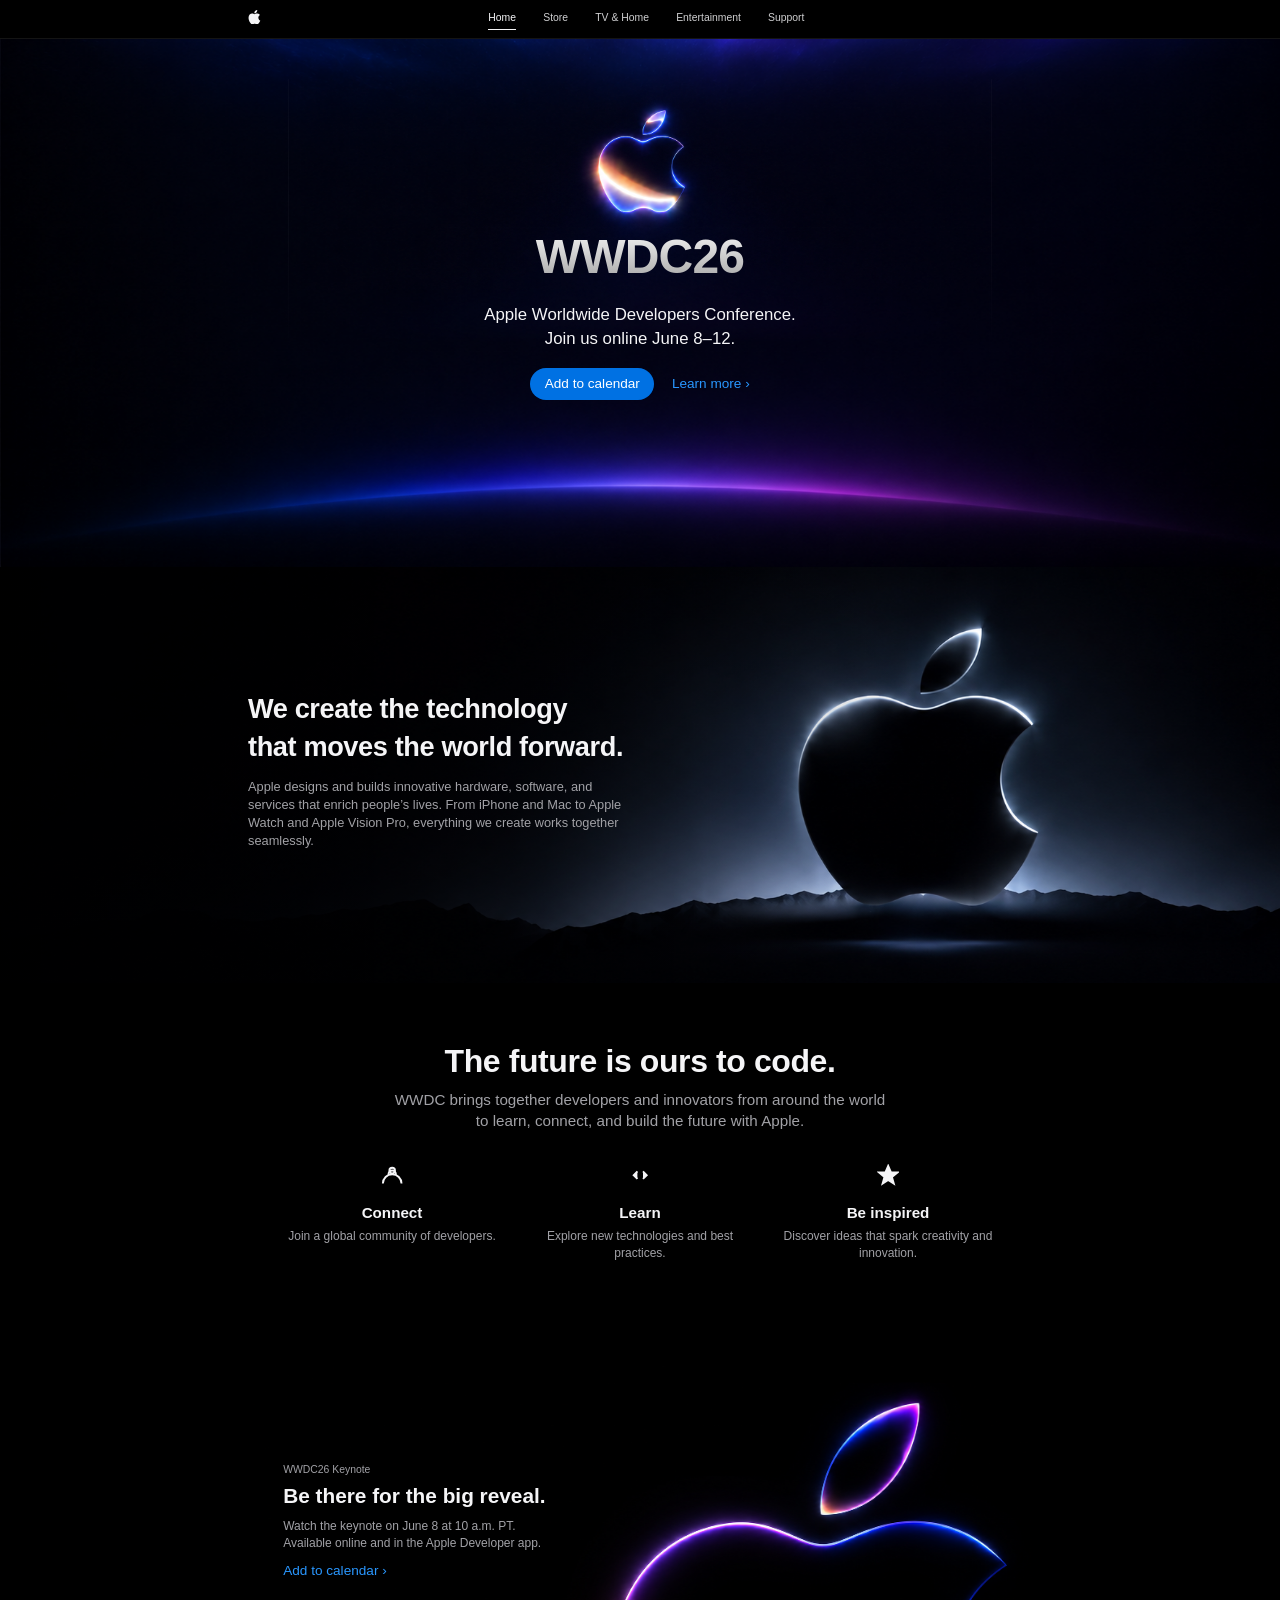
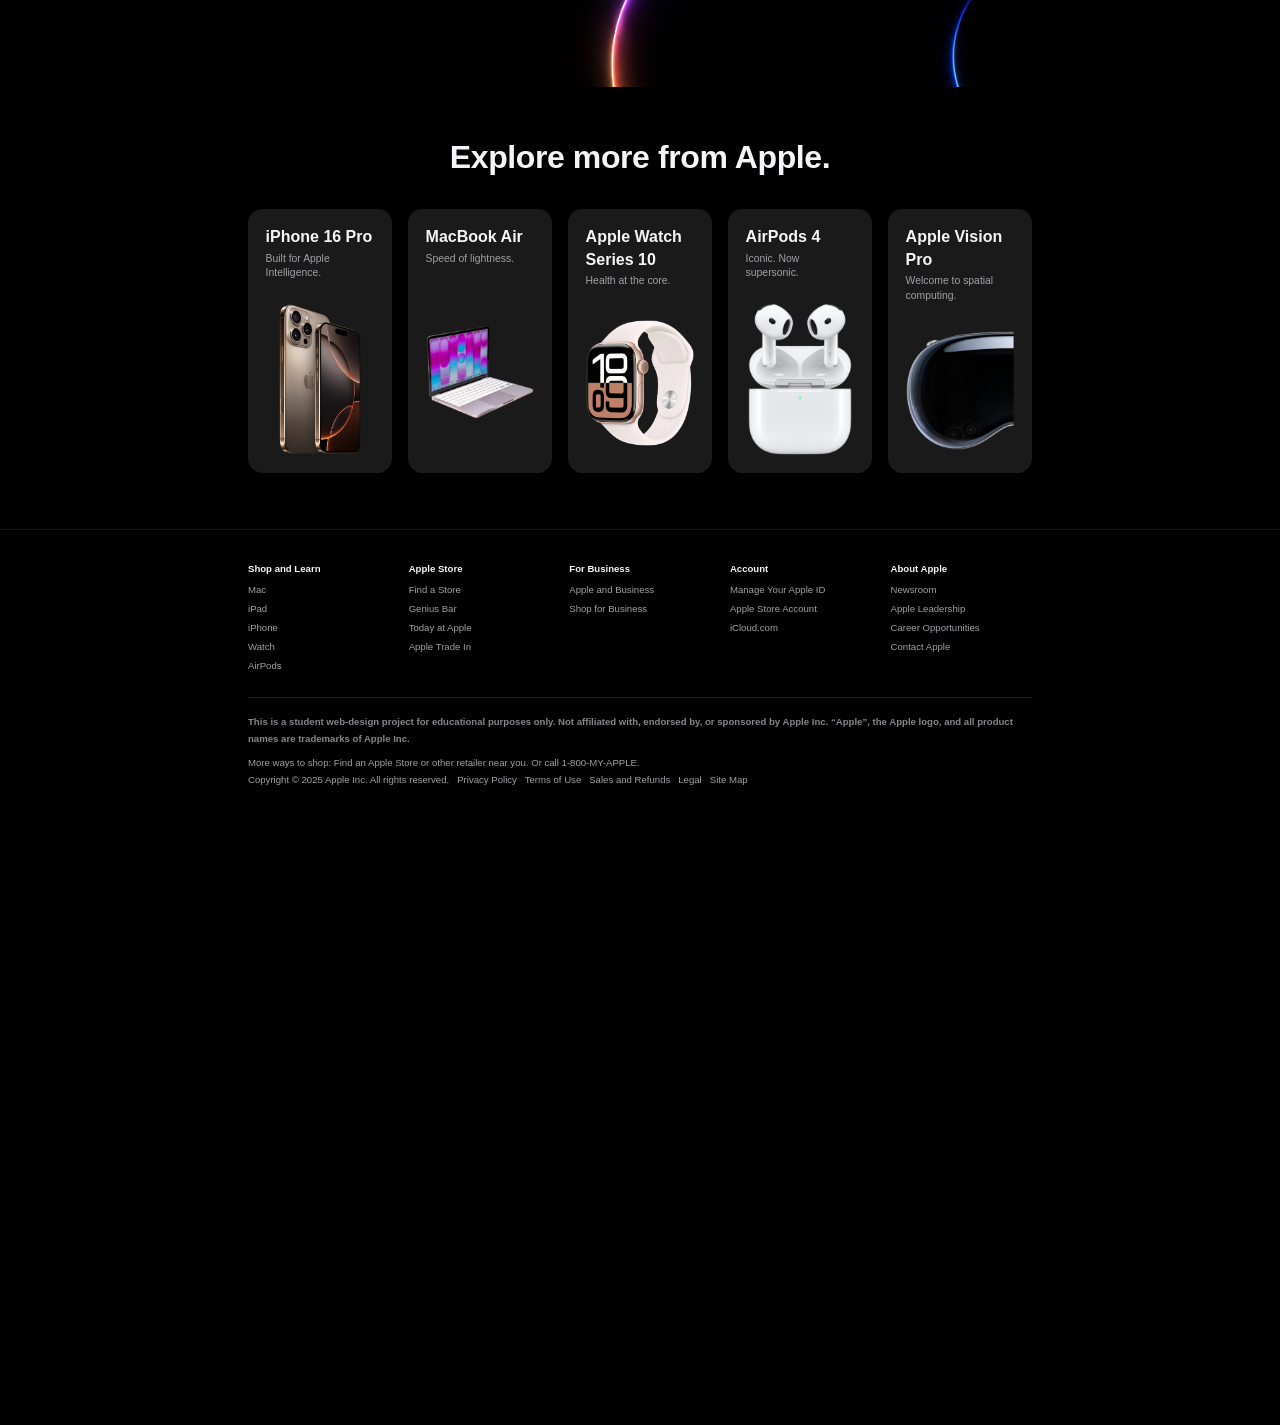
<file: index.html>
<!DOCTYPE html>
<html lang="en">
<head>
  <meta charset="UTF-8">
  <meta name="viewport" content="width=device-width, initial-scale=1.0">
  <title>Apple — Home</title>
  <link rel="stylesheet" href="css/style.css">
</head>
<body>

  <!-- ===== Navigation (shared on all pages) ===== -->
  <header class="nav">
    <div class="nav-inner">
      <a href="index.html" class="nav-logo" aria-label="Apple">
        <svg viewBox="0 0 814 1000"><path d="M788.1 340.9c-5.8 4.5-108.2 62.2-108.2 190.5 0 148.4 130.3 200.9 134.2 202.2-.6 3.2-20.7 71.9-68.7 141.9-42.8 61.6-87.5 123.1-155.5 123.1s-85.5-39.5-164-39.5c-76.5 0-103.7 40.8-165.9 40.8s-105.6-57-155.5-127C46.7 790.7 0 663 0 541.8c0-194.4 126.4-297.5 250.8-297.5 66.1 0 121.2 43.4 162.7 43.4 39.5 0 101.1-46 176.3-46 28.5 0 130.9 2.6 198.3 99.2zm-234-181.5c31.1-36.9 53.1-88.1 53.1-139.3 0-7.1-.6-14.3-1.9-20.1-50.6 1.9-110.8 33.7-147.1 75.8-28.5 32.4-55.1 83.6-55.1 135.5 0 7.8 1.3 15.6 1.9 18.1 3.2.6 8.4 1.3 13.6 1.3 45.4 0 102.5-30.4 135.5-71.3z"/></svg>
      </a>
      <nav class="nav-links">
        <a href="index.html" class="active">Home</a>
        <a href="store.html">Store</a>
        <a href="tvhome.html">TV &amp; Home</a>
        <a href="entertainment.html">Entertainment</a>
        <a href="support.html">Support</a>
      </nav>
      <button class="nav-toggle" aria-label="Menu"><span></span><span></span><span></span></button>
    </div>
  </header>

  <!-- ===== Hero: WWDC26 ===== -->
  <section class="hero" style="background:url('images/Apple Index BG Faded.png') center 50px/880px auto no-repeat, url('images/WWDC Background.PNG') center bottom/cover no-repeat, #000;background-blend-mode:screen, normal;min-height:660px;padding:230px 0 40px">
    <div class="wrap">
      <div class="wwdc">WWDC26</div>
      <p>Apple Worldwide Developers Conference.<br>Join us online June 8&ndash;12.</p>
      <div class="actions">
        <a href="#" class="btn btn-blue" id="addToCalendar">Add to calendar</a>
        <a href="images/WWDC Trailer web.mp4" class="link video-link">Learn more</a>
      </div>
    </div>
  </section>

  <!-- ===== Promo band (full-bleed) ===== -->
  <section class="section" style="padding:0">
    <div class="band band-photo" style="border-radius:0;padding:0;min-height:520px">
      <img class="photo-img" src="images/Home1.PNG" alt="Apple">
      <div style="position:absolute;inset:0;z-index:1;background:linear-gradient(to right,rgba(0,0,0,.78) 0%,rgba(0,0,0,.35) 45%,rgba(0,0,0,0) 72%)"></div>
      <div class="wrap" style="position:relative;z-index:2">
        <div class="copy">
          <h2>We create the technology<br>that moves the world forward.</h2>
          <p>Apple designs and builds innovative hardware, software, and services that enrich people&rsquo;s lives. From iPhone and Mac to Apple Watch and Apple Vision Pro, everything we create works together seamlessly.</p>
        </div>
      </div>
    </div>
  </section>

  <!-- ===== The future is ours to code ===== -->
  <section class="section">
    <div class="wrap">
      <h2>The future is ours to code.</h2>
      <p class="sub">WWDC brings together developers and innovators from around the world<br>to learn, connect, and build the future with Apple.</p>
      <div class="cols">
        <div class="col">
          <svg class="ico" viewBox="0 0 24 24"><path d="M16 11a4 4 0 10-8 0M2 21a6 6 0 0120 0" fill="none" stroke="currentColor" stroke-width="2"/><circle cx="12" cy="7" r="3" fill="none" stroke="currentColor" stroke-width="2"/></svg>
          <h3>Connect</h3>
          <p>Join a global community of developers.</p>
        </div>
        <div class="col">
          <svg class="ico" viewBox="0 0 24 24" fill="none" stroke="currentColor" stroke-width="2"><polyline points="9,8 5,12 9,16"/><polyline points="15,8 19,12 15,16"/></svg>
          <h3>Learn</h3>
          <p>Explore new technologies and best practices.</p>
        </div>
        <div class="col">
          <svg class="ico" viewBox="0 0 24 24" fill="none" stroke="currentColor" stroke-width="2"><polygon points="12,2 15,9 22,9 16,14 18,21 12,17 6,21 8,14 2,9 9,9"/></svg>
          <h3>Be inspired</h3>
          <p>Discover ideas that spark creativity and innovation.</p>
        </div>
      </div>
    </div>
  </section>

  <!-- ===== Keynote banner ===== -->
  <section class="section" style="padding:20px 0 30px">
    <div class="wrap">
      <div class="banner" style="position:relative;overflow:hidden;padding:0;display:block;min-height:0">
        <img src="images/Home2.PNG" alt="WWDC26 Keynote" style="display:block;width:100%;height:auto">
        <div class="copy" style="position:absolute;top:50%;left:44px;transform:translateY(-50%);max-width:46%;z-index:2">
          <p style="color:var(--text-dim);font-size:13px;margin-bottom:4px">WWDC26 Keynote</p>
          <h3>Be there for the big reveal.</h3>
          <p>Watch the keynote on June 8 at 10 a.m. PT.<br>Available online and in the Apple Developer app.</p>
          <a href="#" class="link">Add to calendar</a>
        </div>
      </div>
    </div>
  </section>

  <!-- ===== Explore more from Apple ===== -->
  <section class="section" style="padding-top:30px">
    <div class="wrap">
      <h2>Explore more from Apple.</h2>
      <div class="grid grid-5">
        <div class="card"><h3>iPhone 16 Pro</h3><p class="desc">Built for Apple Intelligence.</p><img class="card-img" src="images/iPhone%2016%20Pro_t.png" alt="iPhone 16 Pro"></div>
        <div class="card"><h3>MacBook Air</h3><p class="desc">Speed of lightness.</p><img class="card-img" src="images/Macbook_t.png" alt="MacBook Air"></div>
        <div class="card"><h3>Apple Watch Series 10</h3><p class="desc">Health at the core.</p><img class="card-img" src="images/Apple%20Watch%20Series%2010_t.png" alt="Apple Watch Series 10"></div>
        <div class="card"><h3>AirPods 4</h3><p class="desc">Iconic. Now supersonic.</p><img class="card-img" src="images/AirPods%204_t.png" alt="AirPods 4"></div>
        <div class="card"><h3>Apple Vision Pro</h3><p class="desc">Welcome to spatial computing.</p><img class="card-img" src="images/Apple%20vision_t.png" alt="Apple Vision Pro"></div>
      </div>
    </div>
  </section>

  <!-- ===== Footer ===== -->
  <footer class="footer">
    <div class="wrap">
      <div class="footer-cols">
        <div><h5>Shop and Learn</h5><a href="#">Mac</a><a href="#">iPad</a><a href="#">iPhone</a><a href="#">Watch</a><a href="#">AirPods</a></div>
        <div><h5>Apple Store</h5><a href="#">Find a Store</a><a href="#">Genius Bar</a><a href="#">Today at Apple</a><a href="#">Apple Trade In</a></div>
        <div><h5>For Business</h5><a href="#">Apple and Business</a><a href="#">Shop for Business</a></div>
        <div><h5>Account</h5><a href="#">Manage Your Apple ID</a><a href="#">Apple Store Account</a><a href="#">iCloud.com</a></div>
        <div><h5>About Apple</h5><a href="#">Newsroom</a><a href="#">Apple Leadership</a><a href="#">Career Opportunities</a><a href="#">Contact Apple</a></div>
      </div>
      <div class="legal">
        <strong style="display:block;margin-bottom:8px;color:#86868b;font-weight:600">This is a student web-design project for educational purposes only. Not affiliated with, endorsed by, or sponsored by Apple Inc. &ldquo;Apple&rdquo;, the Apple logo, and all product names are trademarks of Apple Inc.</strong>
        More ways to shop: Find an Apple Store or other retailer near you. Or call 1-800-MY-APPLE.<br>
        Copyright &copy; 2025 Apple Inc. All rights reserved. &nbsp; Privacy Policy &nbsp; Terms of Use &nbsp; Sales and Refunds &nbsp; Legal &nbsp; Site Map
      </div>
    </div>
  </footer>

  <!-- ===== Toast notification ===== -->
  <div class="toast" id="toast" role="status" aria-live="polite">
    <svg viewBox="0 0 24 24" fill="none" stroke="currentColor" stroke-width="3" stroke-linecap="round" stroke-linejoin="round"><polyline points="20 6 9 17 4 12"/></svg>
    <span>Added to calendar</span>
  </div>

  <!-- ===== Video popup (modal) ===== -->
  <div class="video-modal" id="videoModal" aria-hidden="true">
    <div class="video-modal-inner">
      <button class="video-modal-close" id="videoModalClose" aria-label="Close">&times;</button>
      <video id="videoModalPlayer" controls playsinline>
        <source src="" type="video/mp4">
      </video>
    </div>
  </div>

  <script src="js/script.js"></script>
</body>
</html>
</file>
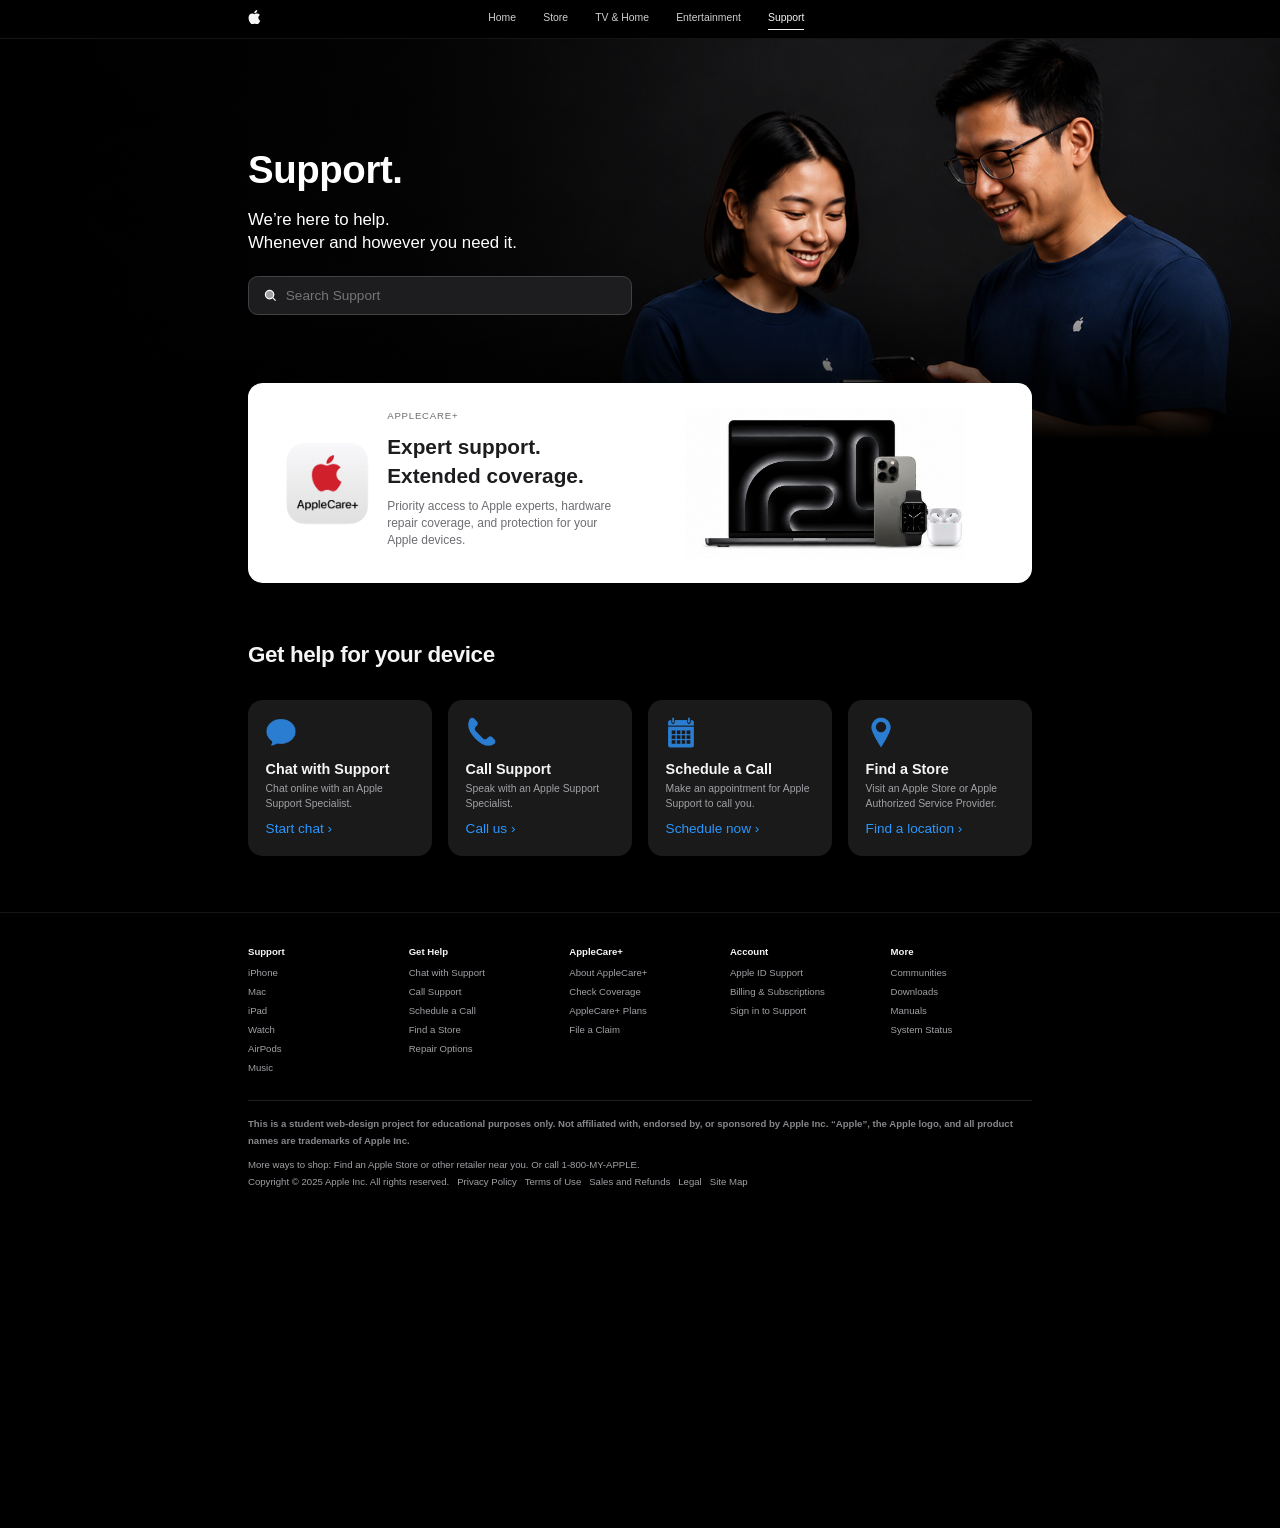
<file: support.html>
<!DOCTYPE html>
<html lang="en">
<head>
  <meta charset="UTF-8">
  <meta name="viewport" content="width=device-width, initial-scale=1.0">
  <title>Apple — Support</title>
  <link rel="stylesheet" href="css/style.css">
</head>
<body>

  <!-- ===== Navigation ===== -->
  <header class="nav">
    <div class="nav-inner">
      <a href="index.html" class="nav-logo" aria-label="Apple">
        <svg viewBox="0 0 814 1000"><path d="M788.1 340.9c-5.8 4.5-108.2 62.2-108.2 190.5 0 148.4 130.3 200.9 134.2 202.2-.6 3.2-20.7 71.9-68.7 141.9-42.8 61.6-87.5 123.1-155.5 123.1s-85.5-39.5-164-39.5c-76.5 0-103.7 40.8-165.9 40.8s-105.6-57-155.5-127C46.7 790.7 0 663 0 541.8c0-194.4 126.4-297.5 250.8-297.5 66.1 0 121.2 43.4 162.7 43.4 39.5 0 101.1-46 176.3-46 28.5 0 130.9 2.6 198.3 99.2zm-234-181.5c31.1-36.9 53.1-88.1 53.1-139.3 0-7.1-.6-14.3-1.9-20.1-50.6 1.9-110.8 33.7-147.1 75.8-28.5 32.4-55.1 83.6-55.1 135.5 0 7.8 1.3 15.6 1.9 18.1 3.2.6 8.4 1.3 13.6 1.3 45.4 0 102.5-30.4 135.5-71.3z"/></svg>
      </a>
      <nav class="nav-links">
        <a href="index.html">Home</a>
        <a href="store.html">Store</a>
        <a href="tvhome.html">TV &amp; Home</a>
        <a href="entertainment.html">Entertainment</a>
        <a href="support.html" class="active">Support</a>
      </nav>
      <button class="nav-toggle" aria-label="Menu"><span></span><span></span><span></span></button>
    </div>
  </header>

  <!-- ===== Support hero ===== -->
  <section style="position:relative">
    <div style="position:relative;min-height:500px;display:flex;align-items:center;overflow:hidden;background:#000">
      <img src="images/Support.PNG" alt="Apple Support team"
           style="position:absolute;top:0;left:0;width:100%;height:100%;object-fit:cover;object-position:right 32%;z-index:0">
      <div style="position:absolute;inset:0;background:linear-gradient(to right,rgba(0,0,0,.9) 0%,rgba(0,0,0,.55) 34%,rgba(0,0,0,0) 60%);z-index:1"></div>
      <div style="position:absolute;left:0;right:0;bottom:0;height:200px;background:linear-gradient(to bottom,rgba(0,0,0,0),#000);z-index:1;pointer-events:none"></div>
      <div style="position:relative;z-index:2;padding:44px 22px;max-width:1024px;margin:0 auto;width:100%;color:#fff;text-align:left">
        <h1 class="hero-title">Support.</h1>
        <p style="font-size:21px;margin:14px 0">We&rsquo;re here to help.<br>Whenever and however you need it.</p>
        <div class="search-box">
          <svg viewBox="0 0 24 24" fill="none" stroke="currentColor" stroke-width="2"><circle cx="11" cy="11" r="7"/><line x1="21" y1="21" x2="16.5" y2="16.5"/></svg>
          <input type="text" id="supportSearch" placeholder="Search Support" autocomplete="off">
        </div>
      </div>
    </div>
  </section>

  <!-- ===== AppleCare+ banner (light) ===== -->
  <section class="section" style="padding-top:0">
    <div class="wrap">
      <div class="banner" style="background:#fff;color:var(--text-dark);margin-top:-70px;position:relative;z-index:2;padding:30px 44px">
        <div class="copy" style="display:flex;gap:20px;align-items:center">
          <div class="ph" style="width:110px;height:110px;min-height:110px;flex:none;border-radius:24px;padding:0;overflow:hidden;background:none"><img src="images/AppleCare+ Logo.png" alt="AppleCare+" style="width:170%;height:170%;object-fit:cover"></div>
          <div>
            <p style="font-size:12px;letter-spacing:1px;color:var(--text-dark-dim)">APPLECARE+</p>
            <h3 style="color:var(--text-dark)">Expert support.<br>Extended coverage.</h3>
            <p style="color:var(--text-dark-dim)">Priority access to Apple experts, hardware repair coverage, and protection for your Apple devices.</p>
          </div>
        </div>
        <div class="media"><img src="images/AppleCare Devices.png" alt="Apple devices" style="height:190px;width:auto;max-width:100%;display:block;margin:0 auto"></div>
      </div>
    </div>
  </section>

  <!-- ===== Get help for your device ===== -->
  <section class="section" style="text-align:left;padding-top:0">
    <div class="wrap">
      <h2 style="font-size:28px;text-align:left">Get help for your device</h2>
      <div class="grid grid-4">
        <div class="card" style="height:auto"><img src="images/Chat Icon.png" alt="" style="width:38px;height:38px;object-fit:contain;display:block;margin-bottom:14px"><h3 style="font-size:18px">Chat with Support</h3><p class="desc">Chat online with an Apple Support Specialist.</p><a href="#" class="link" id="startChat">Start chat</a></div>
        <div class="card" style="height:auto"><img src="images/Call Icon.png" alt="" style="width:38px;height:38px;object-fit:contain;display:block;margin-bottom:14px"><h3 style="font-size:18px">Call Support</h3><p class="desc">Speak with an Apple Support Specialist.</p><a href="#" class="link" id="callUs">Call us</a></div>
        <div class="card" style="height:auto"><img src="images/Schedule Icon.png" alt="" style="width:38px;height:38px;object-fit:contain;display:block;margin-bottom:14px"><h3 style="font-size:18px">Schedule a Call</h3><p class="desc">Make an appointment for Apple Support to call you.</p><a href="#" class="link" id="scheduleNow">Schedule now</a></div>
        <div class="card" style="height:auto"><img src="images/Location Icon.png" alt="" style="width:38px;height:38px;object-fit:contain;display:block;margin-bottom:14px"><h3 style="font-size:18px">Find a Store</h3><p class="desc">Visit an Apple Store or Apple Authorized Service Provider.</p><a href="#" class="link" id="findLocation">Find a location</a></div>
      </div>
    </div>
  </section>

  <!-- ===== Footer ===== -->
  <footer class="footer">
    <div class="wrap">
      <div class="footer-cols">
        <div><h5>Support</h5><a href="#">iPhone</a><a href="#">Mac</a><a href="#">iPad</a><a href="#">Watch</a><a href="#">AirPods</a><a href="#">Music</a></div>
        <div><h5>Get Help</h5><a href="#">Chat with Support</a><a href="#">Call Support</a><a href="#">Schedule a Call</a><a href="#">Find a Store</a><a href="#">Repair Options</a></div>
        <div><h5>AppleCare+</h5><a href="#">About AppleCare+</a><a href="#">Check Coverage</a><a href="#">AppleCare+ Plans</a><a href="#">File a Claim</a></div>
        <div><h5>Account</h5><a href="#">Apple ID Support</a><a href="#">Billing &amp; Subscriptions</a><a href="#">Sign in to Support</a></div>
        <div><h5>More</h5><a href="#">Communities</a><a href="#">Downloads</a><a href="#">Manuals</a><a href="#">System Status</a></div>
      </div>
      <div class="legal">
        <strong style="display:block;margin-bottom:8px;color:#86868b;font-weight:600">This is a student web-design project for educational purposes only. Not affiliated with, endorsed by, or sponsored by Apple Inc. &ldquo;Apple&rdquo;, the Apple logo, and all product names are trademarks of Apple Inc.</strong>
        More ways to shop: Find an Apple Store or other retailer near you. Or call 1-800-MY-APPLE.<br>
        Copyright &copy; 2025 Apple Inc. All rights reserved. &nbsp; Privacy Policy &nbsp; Terms of Use &nbsp; Sales and Refunds &nbsp; Legal &nbsp; Site Map
      </div>
    </div>
  </footer>

  <!-- ===== Search suggestions dropdown ===== -->
  <div class="search-drop" id="searchDrop"></div>

  <!-- ===== Search answer modal ===== -->
  <div class="modal-backdrop" id="answerModal">
    <div class="modal-box">
      <button class="modal-x" data-close aria-label="Close">&times;</button>
      <h3 id="answerTitle"></h3>
      <p class="modal-sub" id="answerText" style="margin-bottom:20px;font-size:15px;line-height:1.5"></p>
      <button class="btn btn-blue" data-close>Got it</button>
    </div>
  </div>

  <!-- ===== Chat widget (bottom-right) ===== -->
  <div class="chat-widget" id="chatWidget">
    <div class="chat-header">
      <span>&#63743; Support</span>
      <button class="chat-close" id="chatClose" aria-label="Close">&times;</button>
    </div>
    <div class="chat-body" id="chatBody">
      <div class="chat-msg bot">Hi! &#128075; I&rsquo;m an Apple Support Specialist. How can I help you today?</div>
    </div>
    <form class="chat-input" id="chatForm">
      <input type="text" id="chatText" placeholder="Type a message&hellip;" autocomplete="off">
      <button type="submit">Send</button>
    </form>
  </div>

  <!-- ===== Call action sheet ===== -->
  <div class="sheet-backdrop" id="callSheet">
    <div class="action-sheet">
      <a href="tel:1800806419" class="action-call">Call 1800-80-6419</a>
      <button class="action-cancel" data-close>Cancel</button>
    </div>
  </div>

  <!-- ===== Schedule modal ===== -->
  <div class="modal-backdrop" id="scheduleModal">
    <div class="modal-box">
      <button class="modal-x" data-close aria-label="Close">&times;</button>
      <div id="schedForm">
        <h3>Schedule a Call</h3>
        <p class="modal-sub">Pick a date and time &mdash; Apple Support will call you.</p>
        <label>Date<input type="date" id="schedDate"></label>
        <label>Time<select id="schedTime">
          <option>9:00 AM</option><option>10:00 AM</option><option>11:00 AM</option>
          <option>1:00 PM</option><option>2:00 PM</option><option>3:00 PM</option><option>4:00 PM</option>
        </select></label>
        <button class="btn btn-blue" id="schedConfirm">Confirm appointment</button>
      </div>
      <div id="schedDone" style="display:none;text-align:center">
        <div class="modal-check"><svg viewBox="0 0 24 24" fill="none" stroke="#fff" stroke-width="3" stroke-linecap="round" stroke-linejoin="round"><polyline points="20 6 9 17 4 12"/></svg></div>
        <h3>Appointment confirmed</h3>
        <p class="modal-sub" id="schedSummary"></p>
        <button class="btn btn-blue" data-close>Done</button>
      </div>
    </div>
  </div>

  <!-- ===== Find a location (map) modal ===== -->
  <div class="modal-backdrop" id="mapModal">
    <div class="modal-box map-box">
      <div class="map-head">
        <h3 style="margin:0">Apple Stores near you</h3>
        <button class="modal-x" data-close aria-label="Close" style="position:static">&times;</button>
      </div>
      <iframe id="mapFrame" title="Nearby Apple Stores" loading="lazy"
              data-src="https://maps.google.com/maps?q=Apple%20Store&z=11&output=embed"></iframe>
    </div>
  </div>

  <script src="js/script.js"></script>
  <script>
  (function () {
    function $(id){ return document.getElementById(id); }

    // ---- Chat widget ----
    var chat = $('chatWidget');
    if ($('startChat')) $('startChat').addEventListener('click', function (e) {
      e.preventDefault(); chat.classList.add('open'); $('chatText').focus();
    });
    if ($('chatClose')) $('chatClose').addEventListener('click', function () { chat.classList.remove('open'); });
    function addMsg(text, who) {
      var d = document.createElement('div');
      d.className = 'chat-msg ' + who; d.textContent = text;
      var b = $('chatBody'); b.appendChild(d); b.scrollTop = b.scrollHeight;
    }
    if ($('chatForm')) $('chatForm').addEventListener('submit', function (e) {
      e.preventDefault();
      var t = $('chatText').value.trim(); if (!t) return;
      addMsg(t, 'user'); $('chatText').value = '';
      setTimeout(function () {
        addMsg('Thanks for reaching out! An Apple Support Specialist will be with you shortly. 🍎', 'bot');
      }, 700);
    });

    // ---- Call action sheet ----
    if ($('callUs')) $('callUs').addEventListener('click', function (e) {
      e.preventDefault(); $('callSheet').classList.add('open');
    });

    // ---- Schedule ----
    var sched = $('scheduleModal');
    function resetSched(){ $('schedForm').style.display = 'block'; $('schedDone').style.display = 'none'; }
    if ($('scheduleNow')) $('scheduleNow').addEventListener('click', function (e) {
      e.preventDefault();
      var iso = new Date().toISOString().slice(0, 10);
      $('schedDate').min = iso; if (!$('schedDate').value) $('schedDate').value = iso;
      resetSched(); sched.classList.add('open');
    });
    if ($('schedConfirm')) $('schedConfirm').addEventListener('click', function () {
      var dv = $('schedDate').value; if (!dv) { $('schedDate').focus(); return; }
      var d = new Date(dv + 'T00:00:00');
      var pretty = d.toLocaleDateString(undefined, { weekday: 'long', month: 'long', day: 'numeric' });
      $('schedSummary').textContent = "We'll call you on " + pretty + ' at ' + $('schedTime').value + '.';
      $('schedForm').style.display = 'none'; $('schedDone').style.display = 'block';
    });

    // ---- Map (lazy-load iframe) ----
    var mapFrame = $('mapFrame');
    if ($('findLocation')) $('findLocation').addEventListener('click', function (e) {
      e.preventDefault();
      if (mapFrame && !mapFrame.src) mapFrame.src = mapFrame.getAttribute('data-src');
      $('mapModal').classList.add('open');
    });

    // ---- Generic close: backdrop click, [data-close], Esc ----
    function closeOverlay(m){ if (!m) return; m.classList.remove('open'); if (m === sched) resetSched(); }
    document.querySelectorAll('.modal-backdrop, .sheet-backdrop').forEach(function (bd) {
      bd.addEventListener('click', function (e) { if (e.target === bd) closeOverlay(bd); });
    });
    document.querySelectorAll('[data-close]').forEach(function (btn) {
      btn.addEventListener('click', function () { closeOverlay(btn.closest('.modal-backdrop, .sheet-backdrop')); });
    });
    document.addEventListener('keydown', function (e) {
      if (e.key === 'Escape') document.querySelectorAll('.modal-backdrop.open, .sheet-backdrop.open').forEach(closeOverlay);
    });

    // ---- Search Support (suggestions + answer) ----
    var FAQ = [
      { q: 'Reset your iPhone or iPad', a: 'Go to Settings > General > Transfer or Reset iPhone. Choose "Erase All Content and Settings" for a factory reset. Always back up first!' },
      { q: 'Check your battery health', a: 'Open Settings > Battery > Battery Health & Charging. If Maximum Capacity is below 80%, consider a battery service.' },
      { q: 'Update to the latest iOS', a: 'Go to Settings > General > Software Update and tap Update Now. Keep your device charged and connected to Wi-Fi.' },
      { q: 'Back up with iCloud', a: 'Settings > [your name] > iCloud > iCloud Backup, then tap "Back Up Now". Make sure you have enough iCloud storage.' },
      { q: 'Reset your Apple ID password', a: 'Visit iforgot.apple.com, or go to Settings > [your name] > Sign-In & Security > Change Password and follow the steps.' },
      { q: 'Find or erase a lost device', a: 'Sign in at icloud.com/find or use the Find My app to play a sound, mark as lost, or erase your device remotely.' },
      { q: 'AppleCare+ coverage & claims', a: 'Check your coverage at checkcoverage.apple.com. To file a claim, open the Apple Support app or contact us.' },
      { q: 'Transfer data to a new iPhone', a: 'Turn on your new iPhone next to your old one and use Quick Start, or restore from an iCloud backup during setup.' },
      { q: 'Fix Wi-Fi or Bluetooth issues', a: 'Toggle the connection off and on, forget and rejoin the network, or reset Network Settings under General > Transfer or Reset.' },
      { q: 'Contact Apple Support', a: 'Use Chat, Call (1800-80-6419), or Schedule a Call from the options above, or visit an Apple Authorized Service Provider.' }
    ];
    var input = $('supportSearch'), drop = $('searchDrop'), answerModal = $('answerModal');
    var matches = [];
    function positionDrop() {
      var r = input.getBoundingClientRect();
      drop.style.left = r.left + 'px';
      drop.style.top = (r.bottom + 6) + 'px';
      drop.style.width = r.width + 'px';
    }
    function renderDrop() {
      var qv = input.value.trim().toLowerCase();
      if (!qv) { drop.classList.remove('open'); return; }
      matches = FAQ.filter(function (f) {
        return f.q.toLowerCase().indexOf(qv) > -1 || f.a.toLowerCase().indexOf(qv) > -1;
      }).slice(0, 6);
      if (!matches.length) {
        drop.innerHTML = '<div class="search-empty">No results. Try &ldquo;battery&rdquo;, &ldquo;reset&rdquo;, or &ldquo;iCloud&rdquo;&hellip;</div>';
      } else {
        drop.innerHTML = matches.map(function (f, i) {
          return '<div class="search-drop-item" data-i="' + i + '">'
            + '<svg viewBox="0 0 24 24" fill="none" stroke="currentColor" stroke-width="2"><circle cx="11" cy="11" r="7"/><line x1="21" y1="21" x2="16.5" y2="16.5"/></svg>'
            + '<span></span></div>';
        }).join('');
        var spans = drop.querySelectorAll('.search-drop-item span');
        matches.forEach(function (f, i) { spans[i].textContent = f.q; });
      }
      positionDrop();
      drop.classList.add('open');
    }
    function openAnswer(f) {
      $('answerTitle').textContent = f.q;
      $('answerText').textContent = f.a;
      drop.classList.remove('open');
      answerModal.classList.add('open');
    }
    if (input && drop) {
      input.addEventListener('input', renderDrop);
      input.addEventListener('focus', function () { if (input.value.trim()) renderDrop(); });
      input.addEventListener('keydown', function (e) {
        if (e.key === 'Enter') { e.preventDefault(); if (matches.length) openAnswer(matches[0]); }
      });
      drop.addEventListener('click', function (e) {
        var item = e.target.closest('.search-drop-item'); if (!item) return;
        openAnswer(matches[+item.getAttribute('data-i')]);
      });
      window.addEventListener('scroll', function () { drop.classList.remove('open'); }, true);
      window.addEventListener('resize', function () { if (drop.classList.contains('open')) positionDrop(); });
      document.addEventListener('click', function (e) {
        if (drop.classList.contains('open') && !drop.contains(e.target) && e.target !== input) drop.classList.remove('open');
      });
    }
  })();
  </script>
</body>
</html>
</file>
<file: css/style.css>
/* ===================================================================
   Apple-style website — shared stylesheet for all 4 pages
   Responsive: desktop = horizontal layout, phone = stacked layout
   =================================================================== */

/* ---------- 1. Reset & base ---------- */
* {
  margin: 0;
  padding: 0;
  box-sizing: border-box;
}

:root {
  --bg:        #000000;
  --bg-soft:   #101010;
  --bg-card:   #1a1a1a;
  --bg-light:  #fbfbfd;
  --card-light:#f5f5f7;
  --text:      #f5f5f7;
  --text-dim:  #a1a1a6;
  --text-dark: #1d1d1f;
  --text-dark-dim:#6e6e73;
  --blue:      #2997ff;
  --blue-btn:  #0071e3;
  --radius:    18px;
  --maxw:      1024px;
}

html { scroll-behavior: smooth; }

body {
  font-family: -apple-system, BlinkMacSystemFont, "SF Pro Display",
               "Segoe UI", Roboto, Helvetica, Arial, sans-serif;
  background: var(--bg);
  color: var(--text);
  line-height: 1.4;
  -webkit-font-smoothing: antialiased;
}

img { max-width: 100%; display: block; }
a   { text-decoration: none; color: inherit; }
ul  { list-style: none; }

/* a centered content wrapper used everywhere */
.wrap {
  width: 100%;
  max-width: var(--maxw);
  margin: 0 auto;
  padding: 0 22px;
}

/* link that looks like Apple's blue "Learn more >" */
.link {
  color: var(--blue);
  font-size: 17px;
}
.link::after { content: " \203A"; }
.link:hover { text-decoration: underline; }

/* ---------- 2. Buttons ---------- */
.btn {
  display: inline-block;
  border: none;
  cursor: pointer;
  font-size: 17px;
  padding: 8px 18px;
  border-radius: 980px;
  font-family: inherit;
}
.btn-blue  { background: var(--blue-btn); color: #fff; }
.btn-blue:hover { background: #0077ED; }
.btn-white { background: #fff; color: #000; }
.btn-white:hover { opacity: .9; }

/* ---------- 3. Header / navigation ---------- */
.nav {
  position: sticky;
  top: 0;
  z-index: 100;
  background: rgba(0,0,0,.8);
  backdrop-filter: saturate(180%) blur(20px);
  -webkit-backdrop-filter: saturate(180%) blur(20px);
  border-bottom: 1px solid rgba(255,255,255,.08);
}
.nav-inner {
  max-width: var(--maxw);
  margin: 0 auto;
  height: 48px;
  padding: 0 22px;
  display: flex;
  align-items: center;
  justify-content: space-between;
}
.nav-logo svg { width: 16px; height: 18px; fill: var(--text); }
.nav-links {
  display: flex;
  gap: 34px;
  flex: 1;
  justify-content: center;
}
.nav-links a {
  font-size: 13px;
  color: var(--text);
  opacity: .85;
  padding: 4px 0;
}
.nav-links a:hover { opacity: 1; }
.nav-links a.active {
  opacity: 1;
  border-bottom: 1px solid var(--text);
}
.nav-icons { display: flex; gap: 22px; }
.nav-icons svg { width: 15px; height: 18px; fill: var(--text); opacity: .85; }
.nav-toggle { display: none; background: none; border: none; cursor: pointer; }
.nav-toggle span {
  display: block; width: 18px; height: 1.5px;
  background: var(--text); margin: 4px 0;
}

/* ---------- 4. Generic section helpers ---------- */
.section        { padding: 70px 0; text-align: center; }
.section-light  { background: var(--bg-light); color: var(--text-dark); }
h1.hero-title   { font-size: 48px; font-weight: 600; letter-spacing: -.5px; }
.section h2 {
  font-size: 40px; font-weight: 600; letter-spacing: -.5px; margin-bottom: 6px;
}
.section .sub { font-size: 19px; color: var(--text-dim); margin-bottom: 30px; }
.section-light .sub { color: var(--text-dark-dim); }

/* placeholder image block (used until real photos are added) */
.ph {
  background: linear-gradient(135deg, #2a2a2c 0%, #3a3a3c 100%);
  border-radius: 12px;
  display: flex;
  align-items: center;
  justify-content: center;
  color: #86868b;
  font-size: 13px;
  min-height: 120px;
  width: 100%;
}
.section-light .ph {
  background: linear-gradient(135deg, #e8e8ed 0%, #d2d2d7 100%);
  color: #86868b;
}

/* ---------- 5. HERO (Home) ---------- */
.hero {
  text-align: center;
  padding: 60px 0 90px;
  background: radial-gradient(circle at 50% 30%, #1c1c22 0%, #000 60%);
}
.hero-logo.animate {
  animation: heroLogoReveal 1.6s cubic-bezier(.2,.7,.2,1) .2s both;
}
@keyframes heroLogoReveal {
  from { opacity: 0; transform: scale(.85); }
  to   { opacity: 1; transform: scale(1); }
}
.hero .glow {
  width: 180px; height: 200px; margin: 0 auto 10px;
  background: radial-gradient(circle at 50% 45%, #ff9d5c, #b14cff 55%, transparent 70%);
  -webkit-mask: var(--apple-mask) center/contain no-repeat;
          mask: var(--apple-mask) center/contain no-repeat;
}
.hero .wwdc { font-size: 60px; font-weight: 700; letter-spacing: -1px;
  background: linear-gradient(180deg,#fff,#999); -webkit-background-clip: text;
  background-clip: text; color: transparent; margin-bottom: 16px; }
.hero p { font-size: 21px; color: var(--text); margin-bottom: 22px; line-height: 1.4; }
.hero .actions { display: flex; gap: 22px; justify-content: center; align-items: center; }

/* ---------- 6. Feature columns (Connect / Learn / Be inspired) ---------- */
.cols {
  display: flex;
  gap: 30px;
  justify-content: center;
  margin-top: 40px;
  flex-wrap: wrap;
}
.col { flex: 1; min-width: 200px; max-width: 280px; }
.col .ico {
  width: 28px; height: 28px; margin: 0 auto 14px; fill: currentColor;
}
.col h3 { font-size: 19px; margin-bottom: 6px; }
.col p  { font-size: 15px; color: var(--text-dim); }
.section-light .col p { color: var(--text-dark-dim); }

/* ---------- 7. Two-column promo band ---------- */
.band {
  display: flex; align-items: center; gap: 40px;
  background: var(--bg-soft);
  border-radius: var(--radius);
  padding: 50px; text-align: left;
  flex-wrap: wrap;
}
.band .copy { flex: 1; min-width: 260px; }
.band .copy h2 { font-size: 34px; margin-bottom: 16px; }
.band .copy p  { font-size: 16px; color: var(--text-dim); margin-bottom: 14px; }
.band .media { flex: 1; min-width: 260px; }
.band .media .ph { min-height: 240px; }

/* Band / banner with a full-bleed apple photo as the background */
.band-photo {
  position: relative;
  overflow: hidden;
  min-height: 360px;
}
.band-photo .copy {
  position: relative;
  z-index: 2;
  flex: 0 1 50%;
  max-width: 480px;
}
.band-photo .photo-img {
  position: absolute;
  inset: 0;
  width: 100%;
  height: 100%;
  object-fit: cover;
  object-position: right center;
  z-index: 1;
  pointer-events: none;
}

/* ---------- 8. Card grids (products / shows / topics) ---------- */
.grid {
  display: grid;
  gap: 20px;
  margin-top: 36px;
}
.grid-2 { grid-template-columns: repeat(2,1fr); }
.grid-3 { grid-template-columns: repeat(3,1fr); }
.grid-4 { grid-template-columns: repeat(4,1fr); }
.grid-5 { grid-template-columns: repeat(5,1fr); }
/* streaming-service logo row: 8 across on wide screens, degrades gracefully */
.grid-logos { grid-template-columns: repeat(8,1fr); }
@media (max-width: 1px) { .grid-logos { grid-template-columns: repeat(4,1fr); } }
@media (max-width: 1px) { .grid-logos { grid-template-columns: repeat(2,1fr); } }

.card {
  background: var(--bg-card);
  border-radius: var(--radius);
  padding: 22px;
  text-align: left;
  display: flex;
  flex-direction: column;
  height: 330px;
}
.section-light .card { background: var(--card-light); }
.card .tag { color: #f56300; font-size: 12px; font-weight: 600; margin-bottom: 4px; }
.card h3 { font-size: 20px; margin-bottom: 4px; }
.card .price, .card .desc { font-size: 13px; color: var(--text-dim); margin-bottom: 10px; }
.section-light .card .price,
.section-light .card .desc { color: var(--text-dark-dim); }
.card .ph { min-height: 150px; margin-top: auto; }
.card-img {
  width: 100%;
  flex: 1;
  min-height: 0;
  width: 100%;
  object-fit: contain;
  object-position: center;
  margin-top: 18px;
  display: block;
}
.card-img-wide {
  width: calc(100% + 44px);
  margin-left: -22px;
  margin-right: -22px;
}
.card .row { display: flex; gap: 14px; align-items: center; margin-bottom: 12px; }

/* category icon strip (Store / Support) */
.cats {
  display: flex; justify-content: center; gap: 38px;
  flex-wrap: wrap; margin-top: 30px;
}
.cat { text-align: center; font-size: 12px; color: inherit; }
.cat .ph { width: 40px; height: 40px; min-height: 40px; border-radius: 8px;
  margin: 0 auto 8px; }

/* service icons (Entertainment) */
.services {
  display: flex; justify-content: center; gap: 24px; flex-wrap: wrap;
  margin-top: 34px;
}
.service { width: 110px; }
.service .ph { width: 60px; height: 60px; min-height: 60px; border-radius: 14px;
  margin: 0 auto 10px; }
.service h4 { font-size: 14px; margin-bottom: 2px; }
.service p  { font-size: 12px; color: var(--text-dim); margin-bottom: 4px; }
.service img { transition: transform .4s cubic-bezier(.2,.8,.25,1); cursor: pointer; }
.service img:hover { transform: scale(1.18); }
.show-card { height: auto; }

/* full-width banner card */
.banner {
  background: var(--bg-soft);
  border-radius: var(--radius);
  padding: 44px; margin-top: 30px;
  display: flex; align-items: center; justify-content: space-between;
  gap: 30px; text-align: left; flex-wrap: wrap;
}
.section-light .banner { background: var(--card-light); }
.banner .copy { flex: 1; min-width: 240px; }
.banner h3 { font-size: 26px; margin-bottom: 10px; }
.banner p  { font-size: 15px; color: var(--text-dim); margin-bottom: 12px; }
.section-light .banner p { color: var(--text-dark-dim); }
.banner .media { flex: 1; min-width: 220px; }

/* search box (Support hero) */
.search-box {
  display: flex; align-items: center; gap: 10px;
  background: #1d1d1f; border: 1px solid #424245;
  border-radius: 12px; padding: 14px 18px; max-width: 480px;
  margin: 26px 0;
}
.search-box input {
  background: none; border: none; outline: none;
  color: var(--text); font-size: 17px; width: 100%;
}
.search-box svg { width: 18px; height: 18px; fill: var(--text-dim); flex: none; }

/* ---------- 9. Footer ---------- */
.footer {
  background: #000;
  color: var(--text-dim);
  font-size: 12px;
  padding: 40px 0;
  border-top: 1px solid rgba(255,255,255,.08);
}
.footer-cols {
  display: grid;
  grid-template-columns: repeat(5,1fr);
  gap: 24px;
  padding-bottom: 24px;
  border-bottom: 1px solid rgba(255,255,255,.12);
}
.footer-cols h5 { color: var(--text); font-size: 12px; margin-bottom: 10px; }
.footer-cols a { display: block; margin-bottom: 7px; color: var(--text-dim); }
.footer-cols a:hover { color: var(--text); }
.footer .legal { padding-top: 18px; line-height: 1.8; }

/* ===================================================================
   10. RESPONSIVE  — phone & tablet
   This is what keeps everything from "跑位" (breaking) on small screens.
   =================================================================== */
@media (max-width: 1px) {
  /* hamburger menu */
  .nav-links {
    position: fixed;
    top: 48px; left: 0; right: 0;
    background: rgba(0,0,0,.95);
    backdrop-filter: blur(20px);
    flex-direction: column;
    align-items: center;
    gap: 0;
    padding: 0;
    max-height: 0;
    overflow: hidden;
    transition: max-height .35s ease;
  }
  .nav-links.open { max-height: 340px; }
  .nav-links a { padding: 16px 0; width: 100%; text-align: center; font-size: 17px; }
  .nav-toggle { display: block; }

  /* shrink headings */
  h1.hero-title { font-size: 34px; }
  .hero .wwdc   { font-size: 40px; }
  .hero p       { font-size: 17px; }
  .section h2   { font-size: 28px; }
  .section .sub { font-size: 16px; }
  .section      { padding: 48px 0; }

  /* every multi-column grid collapses to a single column */
  .grid-2, .grid-3, .grid-4, .grid-5 { grid-template-columns: 1fr; }

  /* two-up where it still looks fine on phones */
  .cats { gap: 22px; }

  /* stack the side-by-side bands/banners */
  .band, .banner { flex-direction: column; padding: 30px; text-align: left; }
  .cols { flex-direction: column; align-items: center; }
  .col  { max-width: 100%; }

  /* footer columns stack into two */
  .footer-cols { grid-template-columns: 1fr 1fr; }

  .hero .actions { flex-direction: column; gap: 14px; }
}

/* mid screen: 4 & 5 column grids become 2 columns */
@media (max-width: 1px) {
  .grid-5 { grid-template-columns: repeat(3,1fr); }
  .grid-4 { grid-template-columns: repeat(2,1fr); }
}

/* ===================================================================
   11. Scroll fade-in animation
   Elements start invisible + slightly lower, then fade up into place
   when they scroll into view (class .visible is added by JS).
   =================================================================== */
.reveal {
  opacity: 0;
  transform: translateY(30px);
  transition: opacity .7s ease, transform .7s ease;
}
.reveal.visible {
  opacity: 1;
  transform: translateY(0);
}

/* stagger cards inside a grid so they appear one after another */
.grid .reveal:nth-child(2) { transition-delay: .08s; }
.grid .reveal:nth-child(3) { transition-delay: .16s; }
.grid .reveal:nth-child(4) { transition-delay: .24s; }
.grid .reveal:nth-child(5) { transition-delay: .32s; }

/* respect users who prefer no motion */
@media (prefers-reduced-motion: reduce) {
  .reveal { opacity: 1; transform: none; transition: none; }
}

/* ===== Video popup (modal) ===== */
.video-modal {
  position: fixed;
  inset: 0;
  z-index: 9999;
  display: none;
  align-items: center;
  justify-content: center;
  padding: 24px;
  background: rgba(0, 0, 0, 0.85);
  backdrop-filter: blur(6px);
  -webkit-backdrop-filter: blur(6px);
}
.video-modal.open { display: flex; }
.video-modal-inner {
  position: relative;
  width: 100%;
  max-width: 960px;
}
.video-modal-inner video {
  width: 100%;
  height: auto;
  max-height: 80vh;
  border-radius: 18px;
  background: #000;
  box-shadow: 0 20px 60px rgba(0, 0, 0, 0.6);
  display: block;
}
.video-modal-close {
  position: absolute;
  top: -46px;
  right: 0;
  width: 40px;
  height: 40px;
  border: none;
  border-radius: 50%;
  background: rgba(255, 255, 255, 0.15);
  color: #fff;
  font-size: 26px;
  line-height: 1;
  cursor: pointer;
  transition: background 0.2s;
}
.video-modal-close:hover { background: rgba(255, 255, 255, 0.3); }

/* ===== Toast notification ===== */
.toast {
  position: fixed;
  top: 360px;
  left: 50%;
  z-index: 10000;
  display: flex;
  align-items: center;
  gap: 9px;
  padding: 13px 22px 13px 18px;
  border-radius: 999px;
  background: linear-gradient(135deg, #30d158, #00c7be);
  color: #fff;
  font-size: 16px;
  font-weight: 600;
  letter-spacing: -0.01em;
  white-space: nowrap;
  box-shadow: 0 12px 34px rgba(0, 0, 0, 0.35);
  opacity: 0;
  pointer-events: none;
  transform: translate(-50%, -18px) scale(0.95);
  transition: opacity 0.32s ease, transform 0.32s cubic-bezier(0.2, 0.9, 0.3, 1.2);
}
.toast.show {
  opacity: 1;
  transform: translate(-50%, 0) scale(1);
}
.toast svg {
  width: 20px;
  height: 20px;
  flex: none;
}

/* ===== "More to explore" cards with background image ===== */
.explore-card {
  position: relative;
  min-height: 130px;
  border-radius: 18px;
  overflow: hidden;
  background-size: cover;
  background-position: right center;
  background-repeat: no-repeat;
  background-color: #0b0f1a;
  display: flex;
  align-items: center;
}
/* subtle left-to-right dark gradient so the text stays readable */
.explore-card::before {
  content: "";
  position: absolute;
  inset: 0;
  background: linear-gradient(to right, rgba(0,0,0,.82) 0%, rgba(0,0,0,.45) 42%, rgba(0,0,0,0) 70%);
  z-index: 1;
}
.explore-card .explore-copy {
  position: relative;
  z-index: 2;
  padding: 18px 22px;
  max-width: 58%;
}
.explore-card .explore-copy h3 {
  font-size: 18px;
  color: #fff;
  margin-bottom: 6px;
}
.explore-card .explore-copy .desc {
  font-size: 13px;
  color: rgba(255,255,255,.72);
  margin-bottom: 0;
}
.explore-card .explore-copy .link { color: #2997ff; }

@media (max-width: 1px) {
  .explore-card .explore-copy { max-width: 75%; }
}

/* ===== TV & Home — two full-bleed hero panels ===== */
.tvhome-hero {
  display: flex;
  gap: 20px;
  width: 100%;
  max-width: 1280px;
  margin: 0 auto;
  padding: 40px 22px;
}
.tvhome-panel {
  position: relative;
  flex: 1;
  min-height: 600px;
  border-radius: var(--radius);
  overflow: hidden;
  background-size: cover;
  background-position: center center;
  background-repeat: no-repeat;
  background-color: #000;
  display: flex;
  align-items: flex-start;
}
/* left panel (Apple TV 4K): show the FULL photo (box + remote) anchored to the
   right. The photo's black background blends with the panel, so the copy sits
   on the black left area and the product stays fully visible on the right. */
.tvhome-hero .tvhome-panel:first-child {
  background-size: contain;
  background-position: right center;
}
/* subtle left-to-right dark scrim so overlaid text stays readable */
.tvhome-panel::before {
  content: "";
  position: absolute;
  inset: 0;
  background: linear-gradient(to right, rgba(0,0,0,.5) 0%, rgba(0,0,0,.15) 35%, rgba(0,0,0,0) 55%);
  z-index: 1;
}
.tvhome-panel .tvhome-copy {
  position: relative;
  z-index: 2;
  padding: 12px 48px 60px;
  max-width: 440px;
  color: #fff;
}
.tvhome-panel .tvhome-copy .tvhome-eyebrow {
  min-height: 112px;
  display: flex;
  flex-direction: column;
  justify-content: flex-end;
}
.tvhome-panel .tvhome-copy h2 {
  font-size: 32px;
  line-height: 1.1;
  margin-bottom: 16px;
  color: #fff;
}
.tvhome-panel .tvhome-copy .tvhome-desc {
  font-size: 15px;
  line-height: 1.5;
  color: rgba(255,255,255,.72);
  max-width: 220px;
  margin-bottom: 0;
}

@media (max-width: 1px) {
  .tvhome-hero { flex-direction: column; }
  .tvhome-panel { min-height: 560px; }
  .tvhome-panel .tvhome-copy { padding: 40px 24px; }
}

/* ===== Support interactive widgets ===== */
/* Chat widget (bottom-right) */
.chat-widget {
  position: fixed; right: 24px; bottom: 24px; z-index: 10000;
  width: 340px; max-width: calc(100vw - 32px);
  height: 460px; max-height: calc(100vh - 48px);
  background: #1c1c1e; border-radius: 18px; overflow: hidden;
  display: none; flex-direction: column;
  box-shadow: 0 18px 50px rgba(0, 0, 0, 0.5);
}
.chat-widget.open { display: flex; }
.chat-header {
  display: flex; align-items: center; justify-content: space-between;
  padding: 14px 16px; background: #000; color: #fff; font-weight: 600;
}
.chat-close { background: none; border: none; color: #fff; font-size: 22px; line-height: 1; cursor: pointer; }
.chat-body { flex: 1; overflow-y: auto; padding: 16px; display: flex; flex-direction: column; gap: 10px; }
.chat-msg { max-width: 82%; padding: 10px 14px; border-radius: 16px; font-size: 14px; line-height: 1.4; }
.chat-msg.bot  { background: #2c2c2e; color: #f5f5f7; align-self: flex-start; border-bottom-left-radius: 4px; }
.chat-msg.user { background: var(--blue); color: #fff; align-self: flex-end; border-bottom-right-radius: 4px; }
.chat-input { display: flex; gap: 8px; padding: 12px; border-top: 1px solid #2c2c2e; }
.chat-input input {
  flex: 1; background: #2c2c2e; border: none; border-radius: 999px;
  padding: 10px 14px; color: #fff; font-size: 14px; outline: none;
}
.chat-input button { background: var(--blue); color: #fff; border: none; border-radius: 999px; padding: 0 16px; font-weight: 600; cursor: pointer; }

/* Shared overlay backdrops */
.sheet-backdrop, .modal-backdrop {
  position: fixed; inset: 0; z-index: 10001; display: none;
  align-items: center; justify-content: center; padding: 20px;
  background: rgba(0, 0, 0, 0.55);
  backdrop-filter: blur(3px); -webkit-backdrop-filter: blur(3px);
}
.sheet-backdrop.open, .modal-backdrop.open { display: flex; }

/* iOS-style action sheet (Call) */
.action-sheet { width: 100%; max-width: 420px; display: flex; flex-direction: column; gap: 10px; }
.action-call, .action-cancel {
  display: block; width: 100%; text-align: center; padding: 18px;
  border: none; border-radius: 20px; font-size: 20px; font-weight: 600;
  cursor: pointer; text-decoration: none;
}
.action-call   { background: var(--blue); color: #fff; }
.action-cancel { background: rgba(255, 255, 255, 0.92); color: #000; }

/* Dark modal box (Schedule + Map) */
.modal-box {
  position: relative; width: 100%; max-width: 420px;
  background: #1c1c1e; color: #f5f5f7; border-radius: 20px; padding: 28px;
  box-shadow: 0 20px 60px rgba(0, 0, 0, 0.6);
}
.modal-box h3 { font-size: 22px; margin-bottom: 6px; }
.modal-sub { color: var(--text-dim); font-size: 14px; margin-bottom: 18px; }
.modal-box label { display: block; font-size: 13px; color: var(--text-dim); margin-bottom: 14px; }
.modal-box input[type="date"], .modal-box select {
  display: block; width: 100%; margin-top: 6px;
  background: #2c2c2e; border: 1px solid #3a3a3c; border-radius: 10px;
  padding: 12px; color: #fff; font-size: 15px; outline: none;
}
.modal-box .btn-blue { display: block; width: 100%; text-align: center; margin-top: 8px; }
.modal-x { position: absolute; top: 14px; right: 16px; background: none; border: none; color: #8e8e93; font-size: 26px; line-height: 1; cursor: pointer; }
.modal-check {
  width: 64px; height: 64px; border-radius: 50%; background: #30d158;
  display: flex; align-items: center; justify-content: center; margin: 0 auto 16px;
}
.modal-check svg { width: 32px; height: 32px; }
.map-box { max-width: 680px; padding: 0; overflow: hidden; }
.map-box .map-head { display: flex; align-items: center; justify-content: space-between; padding: 16px 20px; }
.map-box iframe { width: 100%; height: 440px; border: 0; display: block; }
/* White, aligned icons for the date + time fields */
.modal-box input[type="date"]::-webkit-calendar-picker-indicator {
  filter: invert(1); opacity: 0.9; cursor: pointer; margin-right: 2px;
}
.modal-box select {
  -webkit-appearance: none; appearance: none; padding-right: 40px;
  background-image: url("data:image/svg+xml,%3Csvg xmlns='http://www.w3.org/2000/svg' width='16' height='16' viewBox='0 0 24 24' fill='none' stroke='%23ffffff' stroke-width='2.2' stroke-linecap='round' stroke-linejoin='round'%3E%3Cpolyline points='6 9 12 15 18 9'/%3E%3C/svg%3E");
  background-repeat: no-repeat; background-position: right 14px center;
}

/* Search suggestions dropdown */
.search-drop {
  position: fixed; z-index: 9500; display: none;
  background: #1c1c1e; border: 1px solid #3a3a3c; border-radius: 12px;
  overflow: hidden; box-shadow: 0 16px 44px rgba(0, 0, 0, 0.55);
}
.search-drop.open { display: block; }
.search-drop-item {
  display: flex; align-items: center; gap: 11px; padding: 12px 16px;
  color: #f5f5f7; font-size: 15px; cursor: pointer;
  border-bottom: 1px solid #2a2a2c;
}
.search-drop-item:last-child { border-bottom: none; }
.search-drop-item:hover, .search-drop-item.active { background: #2c2c2e; }
.search-drop-item svg { width: 16px; height: 16px; flex: none; color: var(--blue); }
.search-empty { padding: 14px 16px; color: var(--text-dim); font-size: 14px; }

/* product-photo box inside cards (Store "The Latest") */
.card-media {
  flex: 1; min-height: 0; margin-top: auto; overflow: hidden;
  border-radius: 12px; display: flex; align-items: center; justify-content: center;
}
.card-media img {
  width: 100%; height: 100%; object-fit: contain; transform: scale(1.4);
}

/* ---------- Product detail modal (Store "Learn more") ---------- */
.product-modal {
  position: fixed; inset: 0; z-index: 2000;
  display: none; align-items: center; justify-content: center; padding: 20px;
  background: rgba(0,0,0,.5); -webkit-backdrop-filter: blur(6px); backdrop-filter: blur(6px);
}
.product-modal.open { display: flex; }
.product-modal-box {
  background: #fff; color: #1d1d1f; border-radius: 24px;
  max-width: 840px; width: 100%; max-height: 90vh; overflow: auto;
  display: flex; flex-wrap: wrap; position: relative;
  box-shadow: 0 30px 80px rgba(0,0,0,.35);
}
.product-modal-media {
  flex: 1 1 340px; background: #f5f5f7;
  display: flex; align-items: center; justify-content: center; padding: 30px; min-height: 320px;
}
.product-modal-media img { max-width: 100%; max-height: 380px; object-fit: contain; }
.product-modal-info { flex: 1 1 340px; padding: 42px 38px; }
.product-modal-info .pm-tag { color: #f56300; font-size: 13px; font-weight: 600; margin-bottom: 8px; }
.product-modal-info h3 { font-size: 30px; margin-bottom: 8px; color: #1d1d1f; }
.pm-tagline { font-size: 17px; color: #6e6e73; margin-bottom: 24px; }
.pm-specs { list-style: none; margin: 0 0 26px; padding: 0; }
.pm-specs li { position: relative; padding-left: 26px; margin-bottom: 13px; font-size: 15px; color: #1d1d1f; }
.pm-specs li::before {
  content: "✓"; position: absolute; left: 0; top: 0;
  color: #0071e3; font-weight: 700;
}
.pm-price { font-size: 21px; font-weight: 600; margin-bottom: 20px; color: #1d1d1f; }
.pm-actions { display: flex; gap: 14px; align-items: center; }
.product-modal-close {
  position: absolute; top: 14px; right: 16px; width: 34px; height: 34px;
  border: none; border-radius: 50%; background: rgba(0,0,0,.06); color: #1d1d1f;
  font-size: 22px; line-height: 1; cursor: pointer; z-index: 3;
}
.product-modal-close:hover { background: rgba(0,0,0,.12); }
@media (max-width: 1px) { .product-modal-info { padding: 28px 24px; } }


/* ===== FIXED-LAYOUT LOCK (no reflow on resize) =====
   body holds the fixed design width; js/script.js applies `zoom` to <body>
   to scale the whole page down to fit narrower windows (no reflow). */
body { min-width: 1600px; }
</file>
